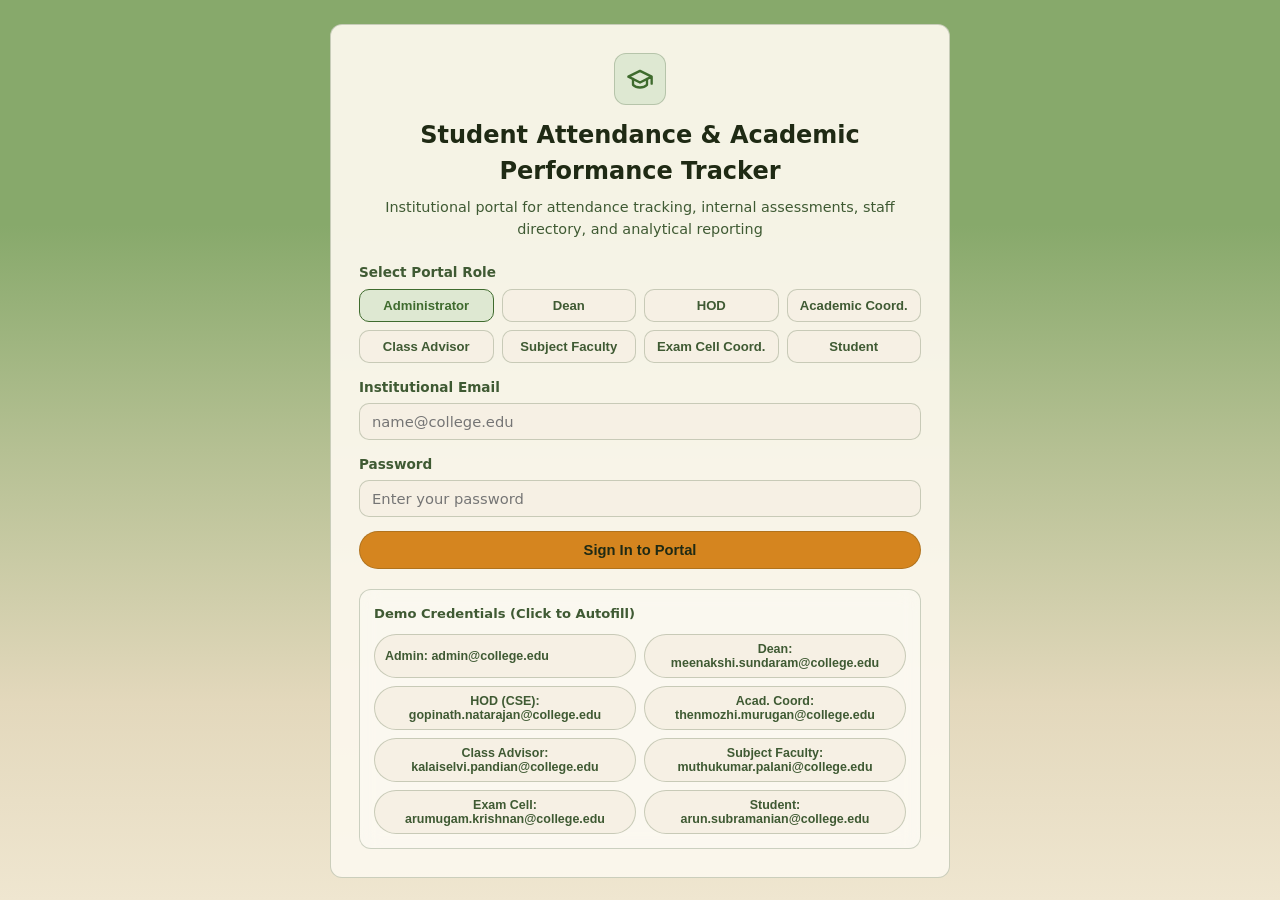
<file: src/main/resources/static/index.html>
<!DOCTYPE html>
<html lang="en">
<head>
    <meta charset="UTF-8">
    <meta name="viewport" content="width=device-width, initial-scale=1.0">
    <title>Student Attendance and Academic Performance Tracker</title>
    <link rel="stylesheet" href="styles.css">
</head>
<body>
    <div id="applicationShell" class="application-shell">
        <section id="loginSection" class="login-page-container">
            <div class="login-card cream-card-surface" style="max-width:620px;">
                <div class="login-header">
                    <div class="brand-emblem" aria-hidden="true">
                        <svg width="28" height="28" viewBox="0 0 24 24" fill="none" stroke="currentColor" stroke-width="2" stroke-linecap="round" stroke-linejoin="round">
                            <path d="M22 10v6M2 10l10-5 10 5-10 5z"/>
                            <path d="M6 12v5c3 3 9 3 12 0v-5"/>
                        </svg>
                    </div>
                    <h1 class="application-title">Student Attendance &amp; Academic Performance Tracker</h1>
                    <p class="secondary-subtitle">Institutional portal for attendance tracking, internal assessments, staff directory, and analytical reporting</p>
                </div>

                <form id="loginForm" class="login-form" novalidate>
                    <div class="form-field-group">
                        <label class="field-label" for="loginRoleSelector">Select Portal Role</label>
                        <div id="loginRoleSelector" class="role-selector-grid role-selector-expanded" role="radiogroup" aria-label="User Role">
                            <button type="button" class="role-option-button active-role-option" data-role="ADMIN">Administrator</button>
                            <button type="button" class="role-option-button" data-role="DEAN">Dean</button>
                            <button type="button" class="role-option-button" data-role="HOD">HOD</button>
                            <button type="button" class="role-option-button" data-role="ACADEMIC_COORDINATOR">Academic Coord.</button>
                            <button type="button" class="role-option-button" data-role="CLASS_ADVISOR">Class Advisor</button>
                            <button type="button" class="role-option-button" data-role="FACULTY">Subject Faculty</button>
                            <button type="button" class="role-option-button" data-role="EXAM_CELL_COORDINATOR">Exam Cell Coord.</button>
                            <button type="button" class="role-option-button" data-role="STUDENT">Student</button>
                        </div>
                        <input type="hidden" id="selectedRoleInput" value="ADMIN">
                    </div>

                    <div class="form-field-group">
                        <label class="field-label" for="loginEmailInput">Institutional Email</label>
                        <input type="email" id="loginEmailInput" class="cream-text-input" placeholder="name@college.edu" required>
                    </div>

                    <div class="form-field-group">
                        <label class="field-label" for="loginPasswordInput">Password</label>
                        <input type="password" id="loginPasswordInput" class="cream-text-input" placeholder="Enter your password" required>
                    </div>

                    <div id="loginErrorBanner" class="inline-feedback-banner negative-feedback-banner hidden-element" role="alert"></div>

                    <button type="submit" id="loginSubmitButton" class="primary-action-button full-width-button">Sign In to Portal</button>
                </form>

                <div class="demo-credentials-panel translucent-panel-surface">
                    <div class="demo-credentials-heading">Demo Credentials (Click to Autofill)</div>
                    <div class="demo-credentials-grid demo-credentials-two-col">
                        <button type="button" class="secondary-action-button demo-fill-button" data-demo-role="ADMIN" data-demo-email="admin@college.edu" data-demo-password="admin123">
                            Admin: admin@college.edu
                        </button>
                        <button type="button" class="secondary-action-button demo-fill-button" data-demo-role="DEAN" data-demo-email="meenakshi.sundaram@college.edu" data-demo-password="staff123">
                            Dean: meenakshi.sundaram@college.edu
                        </button>
                        <button type="button" class="secondary-action-button demo-fill-button" data-demo-role="HOD" data-demo-email="gopinath.natarajan@college.edu" data-demo-password="staff123">
                            HOD (CSE): gopinath.natarajan@college.edu
                        </button>
                        <button type="button" class="secondary-action-button demo-fill-button" data-demo-role="ACADEMIC_COORDINATOR" data-demo-email="thenmozhi.murugan@college.edu" data-demo-password="staff123">
                            Acad. Coord: thenmozhi.murugan@college.edu
                        </button>
                        <button type="button" class="secondary-action-button demo-fill-button" data-demo-role="CLASS_ADVISOR" data-demo-email="kalaiselvi.pandian@college.edu" data-demo-password="staff123">
                            Class Advisor: kalaiselvi.pandian@college.edu
                        </button>
                        <button type="button" class="secondary-action-button demo-fill-button" data-demo-role="FACULTY" data-demo-email="muthukumar.palani@college.edu" data-demo-password="faculty123">
                            Subject Faculty: muthukumar.palani@college.edu
                        </button>
                        <button type="button" class="secondary-action-button demo-fill-button" data-demo-role="EXAM_CELL_COORDINATOR" data-demo-email="arumugam.krishnan@college.edu" data-demo-password="staff123">
                            Exam Cell: arumugam.krishnan@college.edu
                        </button>
                        <button type="button" class="secondary-action-button demo-fill-button" data-demo-role="STUDENT" data-demo-email="arun.subramanian@college.edu" data-demo-password="student123">
                            Student: arun.subramanian@college.edu
                        </button>
                    </div>
                </div>
            </div>
        </section>

        <div id="dashboardWorkspace" class="dashboard-workspace hidden-element">
            <header class="top-navigation-bar translucent-panel-surface no-print">
                <div class="navigation-brand-group">
                    <span class="navigation-title">Academic Performance Tracker</span>
                    <span id="activeRoleBadge" class="status-badge-neutral">Role</span>
                </div>
                <div class="navigation-user-group">
                    <span id="signedInUserDisplay" class="secondary-subtitle"></span>
                    <button type="button" id="logoutButton" class="secondary-action-button">Sign Out</button>
                </div>
            </header>

            <div class="workspace-body-layout">
                <aside class="navigation-sidebar translucent-panel-surface no-print">
                    <div class="sidebar-profile-summary">
                        <div id="sidebarUserName" class="sidebar-user-name"></div>
                        <div id="sidebarDashboardSummary" class="sidebar-user-summary"></div>
                    </div>
                    <nav id="sidebarNavigationMenu" class="sidebar-navigation-menu" aria-label="Dashboard Sections"></nav>
                </aside>

                <main id="mainDashboardContent" class="main-dashboard-content">
                    <div id="globalFeedbackBanner" class="inline-feedback-banner hidden-element no-print" role="status"></div>
                    <div id="dynamicSectionContainer" class="dynamic-section-container"></div>
                </main>
            </div>
        </div>
    </div>

    <script src="app.js"></script>
</body>
</html>
</file>
<file: src/main/resources/static/styles.css>
:root {
    --color-sage-green: #87A96B;
    --color-warm-beige: #E8DCC4;
    --color-amber-glow: #D5851F;
    --color-amber-glow-hover: #E39A33;
    --color-cream-surface: rgba(251, 247, 236, 0.95);
    --color-cream-button: #F6F0E4;
    --color-translucent-panel: rgba(255, 255, 255, 0.28);
    --color-primary-green-text: #1F2A14;
    --color-deep-green-text: #3F5A33;
    --color-forest-green: #3F6B2E;
    --color-forest-green-background: #DEE8D2;
    --color-beige-red: #8C3F34;
    --color-beige-red-background: #EBCFC4;
    --color-warm-sand: #E3D3B0;
    --color-warm-sand-tint: rgba(227, 211, 176, 0.35);
    --color-green-border: rgba(63, 90, 51, 0.25);
    --gradient-page-background: linear-gradient(180deg, #87A96B 0%, #87A96B 25%, #B5C093 50%, #E3D8BC 78%, #EFE6D0 100%);
}

*,
*::before,
*::after {
    box-sizing: border-box;
}

html,
body {
    margin: 0;
    padding: 0;
    min-height: 100vh;
    font-family: "Segoe UI", system-ui, -apple-system, BlinkMacSystemFont, sans-serif;
    color: var(--color-primary-green-text);
    background: var(--gradient-page-background);
    background-attachment: fixed;
    background-repeat: no-repeat;
    line-height: 1.5;
}

.hidden-element {
    display: none !important;
}

.application-shell {
    min-height: 100vh;
}

/* Surfaces */
.cream-card-surface {
    background-color: var(--color-cream-surface);
    border: 0.5px solid var(--color-green-border);
    border-radius: 12px;
    padding: 20px;
}

.translucent-panel-surface {
    background-color: var(--color-translucent-panel);
    border: 0.5px solid var(--color-green-border);
    border-radius: 12px;
    backdrop-filter: blur(10px);
    -webkit-backdrop-filter: blur(10px);
}

/* Typography */
.application-title {
    margin: 0 0 8px 0;
    font-size: 1.5rem;
    font-weight: 700;
    color: var(--color-primary-green-text);
}

.section-heading {
    margin: 0 0 6px 0;
    font-size: 1.35rem;
    font-weight: 700;
    color: var(--color-primary-green-text);
}

.card-heading {
    margin: 0 0 12px 0;
    font-size: 1.05rem;
    font-weight: 700;
    color: var(--color-primary-green-text);
}

.secondary-subtitle {
    margin: 0;
    font-size: 0.9rem;
    color: var(--color-deep-green-text);
}

/* Buttons */
.primary-action-button {
    background-color: var(--color-amber-glow);
    color: var(--color-primary-green-text);
    border: 1px solid rgba(31, 42, 20, 0.2);
    border-radius: 9999px;
    padding: 10px 20px;
    font-size: 0.92rem;
    font-weight: 700;
    cursor: pointer;
    transition: background-color 0.18s ease, transform 0.12s ease;
    display: inline-flex;
    align-items: center;
    justify-content: center;
    gap: 8px;
}

.primary-action-button:hover {
    background-color: var(--color-amber-glow-hover);
}

.primary-action-button:active {
    transform: translateY(1px);
}

.secondary-action-button {
    background-color: var(--color-cream-button);
    color: var(--color-deep-green-text);
    border: 0.5px solid var(--color-green-border);
    border-radius: 9999px;
    padding: 8px 16px;
    font-size: 0.88rem;
    font-weight: 600;
    cursor: pointer;
    transition: background-color 0.18s ease;
    display: inline-flex;
    align-items: center;
    justify-content: center;
    gap: 6px;
}

.secondary-action-button:hover {
    background-color: var(--color-warm-beige);
}

.negative-action-button {
    background-color: var(--color-beige-red-background);
    color: var(--color-beige-red);
    border: 0.5px solid rgba(140, 63, 52, 0.35);
    border-radius: 9999px;
    padding: 6px 14px;
    font-size: 0.84rem;
    font-weight: 600;
    cursor: pointer;
    display: inline-flex;
    align-items: center;
    justify-content: center;
    gap: 5px;
}

.negative-action-button:hover {
    opacity: 0.9;
}

.full-width-button {
    width: 100%;
}

/* Status Badges (Icon + Text Label) */
.status-badge-positive,
.status-badge-negative,
.status-badge-neutral {
    display: inline-flex;
    align-items: center;
    gap: 5px;
    padding: 4px 10px;
    border-radius: 9999px;
    font-size: 0.78rem;
    font-weight: 700;
    white-space: nowrap;
}

.status-badge-positive {
    background-color: var(--color-forest-green-background);
    color: var(--color-forest-green);
    border: 0.5px solid rgba(63, 107, 46, 0.3);
}

.status-badge-negative {
    background-color: var(--color-beige-red-background);
    color: var(--color-beige-red);
    border: 0.5px solid rgba(140, 63, 52, 0.3);
}

.status-badge-neutral {
    background-color: var(--color-warm-sand);
    color: var(--color-primary-green-text);
    border: 0.5px solid var(--color-green-border);
}

/* Feedback Banners */
.inline-feedback-banner {
    padding: 12px 16px;
    border-radius: 12px;
    font-size: 0.9rem;
    font-weight: 600;
    display: flex;
    align-items: center;
    gap: 10px;
    margin-bottom: 16px;
}

.positive-feedback-banner {
    background-color: var(--color-forest-green-background);
    color: var(--color-forest-green);
    border: 0.5px solid rgba(63, 107, 46, 0.35);
}

.negative-feedback-banner {
    background-color: var(--color-beige-red-background);
    color: var(--color-beige-red);
    border: 0.5px solid rgba(140, 63, 52, 0.35);
}

.warning-feedback-banner {
    background-color: var(--color-warm-sand);
    color: var(--color-beige-red);
    border: 1px solid rgba(140, 63, 52, 0.35);
}

/* Login Page */
.login-page-container {
    min-height: 100vh;
    display: flex;
    align-items: center;
    justify-content: center;
    padding: 24px;
}

.login-card {
    width: 100%;
    max-width: 500px;
    padding: 28px;
}

.login-header {
    text-align: center;
    margin-bottom: 22px;
}

.brand-emblem {
    width: 52px;
    height: 52px;
    margin: 0 auto 12px auto;
    border-radius: 12px;
    background-color: var(--color-forest-green-background);
    color: var(--color-forest-green);
    border: 0.5px solid var(--color-green-border);
    display: flex;
    align-items: center;
    justify-content: center;
}

.role-selector-grid {
    display: grid;
    grid-template-columns: repeat(3, 1fr);
    gap: 8px;
}

.role-selector-expanded {
    grid-template-columns: repeat(4, 1fr);
}

.role-option-button {
    background-color: var(--color-cream-button);
    color: var(--color-deep-green-text);
    border: 0.5px solid var(--color-green-border);
    border-radius: 10px;
    padding: 8px 8px;
    font-size: 0.82rem;
    font-weight: 600;
    cursor: pointer;
}

.role-option-button.active-role-option {
    background-color: var(--color-forest-green-background);
    color: var(--color-forest-green);
    border: 1px solid var(--color-forest-green);
}

.login-form {
    display: flex;
    flex-direction: column;
    gap: 14px;
}

.form-field-group {
    display: flex;
    flex-direction: column;
    gap: 6px;
}

.field-label {
    font-size: 0.85rem;
    font-weight: 700;
    color: var(--color-deep-green-text);
}

.cream-text-input,
.cream-select-input {
    width: 100%;
    padding: 9px 12px;
    border-radius: 10px;
    border: 0.5px solid var(--color-green-border);
    background-color: var(--color-cream-button);
    color: var(--color-primary-green-text);
    font-size: 0.92rem;
    font-family: inherit;
}

.cream-text-input:focus,
.cream-select-input:focus {
    outline: 2px solid var(--color-sage-green);
    outline-offset: 1px;
}

.demo-credentials-panel {
    margin-top: 20px;
    padding: 14px;
}

.demo-credentials-heading {
    font-size: 0.82rem;
    font-weight: 700;
    color: var(--color-deep-green-text);
    margin-bottom: 10px;
}

.demo-credentials-grid {
    display: flex;
    flex-direction: column;
    gap: 8px;
}

.demo-credentials-two-col {
    display: grid;
    grid-template-columns: repeat(2, minmax(0, 1fr));
    gap: 8px;
}

.demo-credentials-two-col .demo-fill-button {
    font-size: 0.78rem;
    padding: 7px 10px;
    justify-content: flex-start;
    overflow: hidden;
    text-overflow: ellipsis;
}

.department-cards-grid {
    display: grid;
    grid-template-columns: repeat(auto-fit, minmax(260px, 1fr));
    gap: 14px;
}

.department-overview-card {
    display: flex;
    flex-direction: column;
    gap: 8px;
    cursor: pointer;
    transition: transform 0.14s ease, border-color 0.14s ease;
}

.department-overview-card:hover {
    transform: translateY(-2px);
    border-color: var(--color-forest-green);
}

.staff-role-badge-sage,
.staff-role-badge-beige {
    display: inline-flex;
    align-items: center;
    gap: 5px;
    padding: 4px 10px;
    border-radius: 9999px;
    font-size: 0.78rem;
    font-weight: 700;
    color: var(--color-deep-green-text);
    border: 0.5px solid var(--color-green-border);
    white-space: nowrap;
}

.staff-role-badge-sage {
    background-color: var(--color-forest-green-background);
}

.staff-role-badge-beige {
    background-color: var(--color-warm-sand);
}

/* Dashboard Layout */
.dashboard-workspace {
    min-height: 100vh;
    padding: 16px;
    display: flex;
    flex-direction: column;
    gap: 16px;
    max-width: 1440px;
    margin: 0 auto;
}

.top-navigation-bar {
    padding: 12px 20px;
    display: flex;
    align-items: center;
    justify-content: space-between;
    gap: 12px;
    flex-wrap: wrap;
}

.navigation-brand-group,
.navigation-user-group {
    display: flex;
    align-items: center;
    gap: 12px;
    flex-wrap: wrap;
}

.navigation-title {
    font-size: 1.15rem;
    font-weight: 700;
    color: var(--color-primary-green-text);
}

.workspace-body-layout {
    display: grid;
    grid-template-columns: 260px 1fr;
    gap: 16px;
    align-items: start;
}

.navigation-sidebar {
    padding: 16px;
    display: flex;
    flex-direction: column;
    gap: 14px;
    position: sticky;
    top: 16px;
}

.sidebar-profile-summary {
    padding-bottom: 12px;
    border-bottom: 0.5px solid var(--color-green-border);
}

.sidebar-user-name {
    font-weight: 700;
    font-size: 1rem;
    color: var(--color-primary-green-text);
    margin-bottom: 4px;
}

.sidebar-user-summary {
    font-size: 0.8rem;
    color: var(--color-deep-green-text);
    line-height: 1.4;
}

.sidebar-navigation-menu {
    display: flex;
    flex-direction: column;
    gap: 6px;
}

.sidebar-menu-button {
    width: 100%;
    text-align: left;
    padding: 10px 14px;
    border-radius: 10px;
    border: 0.5px solid transparent;
    background-color: transparent;
    color: var(--color-primary-green-text);
    font-size: 0.9rem;
    font-weight: 600;
    cursor: pointer;
    transition: background-color 0.15s ease;
}

.sidebar-menu-button:hover {
    background-color: rgba(251, 247, 236, 0.6);
}

.sidebar-menu-button.active-menu-item {
    background-color: var(--color-cream-surface);
    border-color: var(--color-green-border);
    color: var(--color-forest-green);
}

.main-dashboard-content {
    min-width: 0;
}

.dynamic-section-container {
    display: flex;
    flex-direction: column;
    gap: 16px;
}

/* Grids & Cards */
.section-header-bar {
    display: flex;
    align-items: center;
    justify-content: space-between;
    gap: 12px;
    flex-wrap: wrap;
}

.summary-metrics-grid {
    display: grid;
    grid-template-columns: repeat(auto-fit, minmax(180px, 1fr));
    gap: 14px;
}

.metric-summary-card {
    display: flex;
    flex-direction: column;
    gap: 4px;
}

.metric-label {
    font-size: 0.82rem;
    font-weight: 700;
    color: var(--color-deep-green-text);
    text-transform: uppercase;
    letter-spacing: 0.03em;
}

.metric-value {
    font-size: 1.65rem;
    font-weight: 700;
    color: var(--color-primary-green-text);
}

.metric-caption {
    font-size: 0.8rem;
    color: var(--color-deep-green-text);
}

.two-column-grid {
    display: grid;
    grid-template-columns: repeat(2, minmax(0, 1fr));
    gap: 16px;
}

.form-grid {
    display: grid;
    grid-template-columns: repeat(auto-fit, minmax(190px, 1fr));
    gap: 12px;
    align-items: end;
}

.action-toolbar {
    display: flex;
    align-items: center;
    gap: 10px;
    flex-wrap: wrap;
}

/* Tables */
.table-controls-bar {
    display: flex;
    align-items: center;
    justify-content: space-between;
    gap: 10px;
    flex-wrap: wrap;
    margin-bottom: 12px;
}

.table-filter-group {
    display: flex;
    align-items: center;
    gap: 8px;
    flex-wrap: wrap;
}

.responsive-table-wrapper {
    width: 100%;
    overflow-x: auto;
}

.academic-data-table {
    width: 100%;
    border-collapse: collapse;
    font-size: 0.88rem;
}

.academic-data-table th {
    text-align: left;
    padding: 10px 12px;
    font-weight: 700;
    color: var(--color-deep-green-text);
    border-bottom: 1px solid var(--color-green-border);
    white-space: nowrap;
}

.academic-data-table th.sortable-header {
    cursor: pointer;
    user-select: none;
}

.academic-data-table td {
    padding: 10px 12px;
    border-bottom: 0.5px solid var(--color-green-border);
    vertical-align: middle;
}

.academic-data-table tbody tr:nth-child(even) {
    background-color: var(--color-warm-sand-tint);
}

/* Attendance Toggle Group */
.attendance-toggle-group {
    display: inline-flex;
    gap: 6px;
    flex-wrap: wrap;
}

.attendance-choice-button {
    padding: 5px 10px;
    border-radius: 9999px;
    border: 0.5px solid var(--color-green-border);
    background-color: var(--color-cream-button);
    color: var(--color-deep-green-text);
    font-size: 0.78rem;
    font-weight: 700;
    cursor: pointer;
}

.attendance-choice-button.selected-present {
    background-color: var(--color-forest-green-background);
    color: var(--color-forest-green);
    border-color: var(--color-forest-green);
}

.attendance-choice-button.selected-absent {
    background-color: var(--color-beige-red-background);
    color: var(--color-beige-red);
    border-color: var(--color-beige-red);
}

.attendance-choice-button.selected-pending {
    background-color: var(--color-warm-sand);
    color: var(--color-primary-green-text);
    border-color: var(--color-deep-green-text);
}

/* Charts & Reports */
.chart-container {
    width: 100%;
    overflow-x: auto;
}

.report-thread-footer {
    margin-top: 14px;
    padding-top: 10px;
    border-top: 0.5px solid var(--color-green-border);
    display: flex;
    justify-content: space-between;
    align-items: center;
    flex-wrap: wrap;
    gap: 8px;
    font-size: 0.8rem;
    color: var(--color-deep-green-text);
}

.marks-number-input {
    width: 90px;
    padding: 6px 8px;
    border-radius: 8px;
    border: 0.5px solid var(--color-green-border);
    background-color: var(--color-cream-button);
    color: var(--color-primary-green-text);
    font-weight: 600;
}

@media (max-width: 900px) {
    .workspace-body-layout {
        grid-template-columns: 1fr;
    }

    .navigation-sidebar {
        position: static;
    }

    .sidebar-navigation-menu {
        flex-direction: row;
        flex-wrap: wrap;
    }

    .sidebar-menu-button {
        width: auto;
    }

    .two-column-grid {
        grid-template-columns: 1fr;
    }
}

@media print {
    .no-print {
        display: none !important;
    }

    .workspace-body-layout {
        grid-template-columns: 1fr;
    }

    body {
        background: #EFE6D0 !important;
    }
}
</file>
